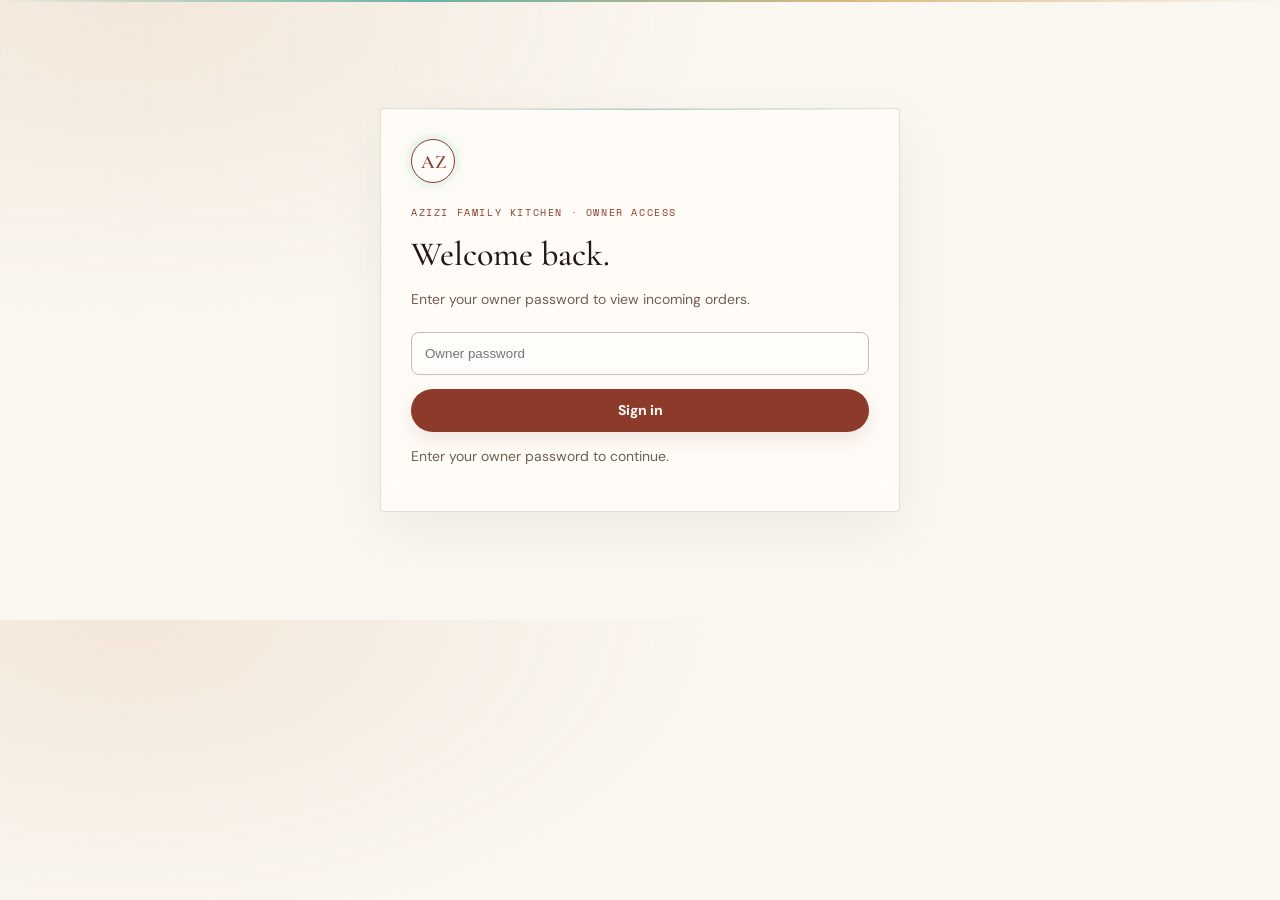
<file: owner.html>
<!doctype html>
<html lang="en">
<head>
<meta charset="utf-8"><meta name="viewport" content="width=device-width,initial-scale=1">
<meta name="theme-color" content="#111713"><title>Azizi Family Kitchen | Owner Orders</title>
<style>
:root{--bg:#0d120f;--panel:#151d18;--panel2:#1c2820;--line:#2b3a30;--text:#f4f0e6;--muted:#a2ad9f;--sage:#a8b68b;--gold:#d0a06c;--red:#d98173}
*{box-sizing:border-box}body{margin:0;background:radial-gradient(ellipse at 85% 0,#26372a 0,transparent 36%),var(--bg);color:var(--text);font:14px/1.5 Inter,system-ui,sans-serif}
button,select{font:inherit}.shell{max-width:1450px;margin:auto;padding:28px}.hidden{display:none!important}
.mark{width:44px;height:44px;border:1px solid var(--gold);color:var(--gold);border-radius:50%;display:grid;place-items:center;font:700 18px Georgia}
.eyebrow{font-size:10px;letter-spacing:.22em;color:var(--gold);text-transform:uppercase;font-weight:700}
.muted{color:var(--muted)}.gate{width:min(520px,calc(100% - 32px));margin:12vh auto;background:var(--panel);border:1px solid var(--line);border-radius:18px;padding:30px;box-shadow:0 30px 90px #0008}.gate h1{font:500 34px Georgia;margin:14px 0}.gate p{color:var(--muted)}
.btn{border:0;border-radius:8px;padding:11px 16px;background:var(--sage);color:#142015;font-weight:800;cursor:pointer}.btn.alt{background:var(--panel2);border:1px solid var(--line);color:var(--text)}
.top{display:flex;align-items:center;justify-content:space-between;gap:18px;margin-bottom:34px}.brand{display:flex;align-items:center;gap:13px}.brand h2{font:500 21px Georgia;margin:3px 0}
.welcome{display:flex;justify-content:space-between;align-items:end;gap:20px;margin-bottom:22px}.welcome h1{font:500 clamp(30px,4vw,45px) Georgia;margin:7px 0}
.stats{display:grid;grid-template-columns:repeat(4,1fr);gap:13px;margin-bottom:18px}.stat,.panel{background:linear-gradient(145deg,#19231c,#121914);border:1px solid var(--line);border-radius:14px}.stat{padding:18px}.stat small{color:var(--muted);font-size:10px;letter-spacing:.13em;text-transform:uppercase}.stat strong{display:block;font-size:27px;margin:8px 0 2px}.stat em{font-style:normal;color:var(--sage);font-size:11px}
.layout{display:grid;grid-template-columns:minmax(0,1.7fr) minmax(260px,.7fr);gap:15px}.panel{padding:18px}.panelhead{display:flex;align-items:center;justify-content:space-between;gap:12px;margin-bottom:14px}.panelhead h3{font:500 23px Georgia;margin:0}
.orders{display:grid;gap:10px}.order{background:#101712;border:1px solid var(--line);border-radius:10px;padding:15px}.orderhead{display:flex;justify-content:space-between;align-items:center;gap:12px}.orderid{color:var(--gold);font-size:10px;letter-spacing:.14em}.order p{color:var(--muted);font-size:12px;margin:7px 0}.items{font-size:13px;line-height:1.8;margin:10px 0;overflow-wrap:anywhere}.orderfoot{display:flex;justify-content:space-between;align-items:center;gap:10px;flex-wrap:wrap}.status{border:1px solid #607451;color:#d0e0b6;border-radius:30px;padding:5px 9px;font-size:10px;text-transform:uppercase}.status.new{border-color:#b48a4e;color:#f0d09c}.status.cancelled{border-color:#a65c54;color:#ffb6ab}.select{background:#0c110e;color:var(--text);border:1px solid var(--line);padding:8px;border-radius:7px}.empty{padding:32px;text-align:center;border:1px dashed var(--line);border-radius:10px;color:var(--muted)}.pulse{display:grid;gap:13px}.pulse div{display:flex;justify-content:space-between;gap:10px;border-bottom:1px solid var(--line);padding-bottom:11px;font-size:12px}.pulse strong{color:var(--sage)}.note{font-size:11px;color:var(--muted);line-height:1.6;margin-top:17px}.error{color:#ffb4a8}
@media(max-width:900px){.layout{grid-template-columns:1fr}.stats{grid-template-columns:repeat(2,1fr)}}@media(max-width:540px){.shell{padding:16px}.welcome{display:block}.welcome .btn{margin-top:14px}.stats{gap:8px}.stat{padding:12px}.stat strong{font-size:21px}.top{align-items:flex-start}}

/* Shared visual language with the customer ordering site */
:root{--bg:#0b120f;--panel:#131e18;--panel2:#1c2b20;--line:#a8bd8d35;--text:#edf3e9;--muted:#a0ad9e;--sage:#a8bd8d;--gold:#d7aa72;--red:#e18d7d}
body{background:radial-gradient(ellipse at 15% 0%,#263b2d 0,transparent 35%),radial-gradient(ellipse at 88% 18%,#30271b 0,transparent 28%),var(--bg)}
body:before{content:"";position:fixed;inset:0;pointer-events:none;z-index:-1;opacity:.16;background-image:linear-gradient(#a8bd8d12 1px,transparent 1px),linear-gradient(90deg,#a8bd8d12 1px,transparent 1px);background-size:42px 42px;mask-image:linear-gradient(to bottom,#000,transparent 88%)}
body:after{content:"";position:fixed;top:0;left:0;right:0;height:1px;z-index:5;background:linear-gradient(90deg,transparent,var(--sage),var(--gold),transparent);opacity:.65;animation:signal 6s ease-in-out infinite}
.gate,.stat,.panel{background:linear-gradient(145deg,#18251d,#101812);border-color:var(--line);box-shadow:0 18px 55px #0004}
.gate{position:relative;overflow:hidden}.gate:before,.panel:before{content:"";position:absolute;top:0;left:0;right:0;height:1px;background:linear-gradient(90deg,transparent,#a8bd8d88,transparent)}
.mark{border-color:var(--sage);color:var(--sage);box-shadow:0 0 20px #a8bd8d20}
.eyebrow{color:var(--gold)}.gate h1,.welcome h1,.panelhead h3{color:#f2f4eb}
.btn{background:linear-gradient(135deg,#a8bd8d,#71875e);color:#10180f;box-shadow:0 7px 22px #71875e26;transition:transform .2s,box-shadow .2s}
.btn:hover{transform:translateY(-2px);box-shadow:0 10px 28px #a8bd8d35}
.btn.alt{background:#ffffff08;border-color:var(--line);color:var(--text);box-shadow:none}
.stat{transition:transform .25s,border-color .25s,box-shadow .25s;animation:panel-rise .55s both}
.stat:nth-child(2){animation-delay:.07s}.stat:nth-child(3){animation-delay:.14s}.stat:nth-child(4){animation-delay:.21s}
.stat:hover{transform:translateY(-4px);border-color:#a8bd8d88;box-shadow:0 18px 45px #0005,0 0 24px #a8bd8d12}
.stat small{color:var(--muted)}.stat em,.pulse strong{color:var(--sage)}
.panel{position:relative;overflow:hidden}.order{background:linear-gradient(145deg,#111b15,#0d1510);border-color:var(--line);transition:border-color .2s,transform .2s;animation:panel-rise .4s both}
.order:hover{border-color:#a8bd8d88;transform:translateY(-2px)}
.orderid{color:var(--gold)}.status{border-color:#71875e;color:#d5e6c1}.status.new{border-color:#b48a4e;color:#f0d09c}.status.cancelled{border-color:#a65c54;color:#ffb6ab}
.select{background:#0b130e;border-color:var(--line);color:var(--text)}.empty{border-color:var(--line)}
#loginPassword,#newPassword{outline:none;transition:border-color .2s,box-shadow .2s}#loginPassword:focus,#newPassword:focus{border-color:var(--sage)!important;box-shadow:0 0 0 3px #a8bd8d20}
.top{border-bottom:1px solid var(--line);padding-bottom:18px}.welcome{position:relative}
@keyframes panel-rise{from{opacity:0;transform:translateY(12px)}to{opacity:1;transform:translateY(0)}}
@keyframes signal{0%,100%{opacity:.25}50%{opacity:.85}}
@media(prefers-reduced-motion:reduce){.stat,.order,body:after{animation:none!important;transition:none!important}}


/* WHITE HUD UPGRADE — matching the public site */
:root{--bg:#f3f8f6;--panel:#ffffff;--panel2:#eaf4f1;--line:#b9d4cc;--text:#183a36;--muted:#607975;--sage:#187f75;--gold:#ad7837;--red:#b84c45}
body{position:relative;isolation:isolate;background:radial-gradient(ellipse at 10% 0,#d9f1e9 0,transparent 38%),radial-gradient(ellipse at 92% 10%,#f7ead5 0,transparent 28%),linear-gradient(135deg,#f8fbfa,#edf5f2 60%,#f9f7f1);color:var(--text)}
body:before{opacity:.38;background-image:linear-gradient(#338e8114 1px,transparent 1px),linear-gradient(90deg,#338e8114 1px,transparent 1px);background-size:34px 34px;mask-image:linear-gradient(to bottom,#000,transparent 90%)}
body:after{height:2px;background:linear-gradient(90deg,transparent,#3a9d90,#d2a45d,transparent);opacity:.75;animation:signal 6s ease-in-out infinite}
.shell{position:relative}
.mark{border-color:#188176;color:#188176;background:#ffffffb8;box-shadow:0 0 0 5px #16877c0b,0 0 24px #16877c1c}
.eyebrow{color:#a57436}.muted,.gate p,.note,.order p{color:#647b76}
.gate,.stat,.panel{background:linear-gradient(145deg,#ffffff,#f3faf7);border:1px solid #c2dcd4;box-shadow:0 18px 55px #285e5014}
.gate{backdrop-filter:blur(16px);overflow:hidden}
.gate:before,.panel:before{background:linear-gradient(90deg,transparent,#29988a70,transparent)}
.gate h1,.welcome h1,.panelhead h3{color:#173b36}
.btn{background:linear-gradient(135deg,#218e83,#12675f);color:#fff;box-shadow:0 8px 22px #167d7226;transition:transform .22s,box-shadow .22s}
.btn:hover{transform:translateY(-3px);box-shadow:0 13px 28px #167d7238}
.btn.alt{background:#fff;border:1px solid #bfd8d1;color:#315e58;box-shadow:none}
.top{border-color:#bfd8d1}
.stat{background:linear-gradient(150deg,#fff,#f2f9f6);border-color:#c4ddd6;box-shadow:0 12px 30px #275d5010}
.stat small{color:#607975}.stat strong{color:#173b36}.stat em,.pulse strong{color:#187f75}
.stat:hover{border-color:#58aa9d;box-shadow:0 18px 42px #275d5020,0 0 24px #16877c12}
.panel{position:relative;overflow:hidden;background:linear-gradient(150deg,#fff,#f6fbf9);border-color:#c4ddd6}
.order{background:linear-gradient(145deg,#fff,#f4faf7);border-color:#c6ddd6;box-shadow:0 7px 20px #285e500c}
.order:hover{border-color:#62afa3;box-shadow:0 12px 28px #285e501a}
.orderid{color:#a57436}.order strong{color:#183a36}
.status{border-color:#6aa99d;color:#176c62;background:#e8f5f1}
.status.new{border-color:#c99a55;color:#8a5c20;background:#fff6e7}
.status.cancelled{border-color:#c97870;color:#a13e38;background:#fff0ee}
.select{background:#fff;color:#234c46;border:1px solid #bfd8d1}
.empty{border-color:#b9d4cc;color:#637b76;background:#ffffff9c}
#loginPassword,#newPassword{background:#fff!important;color:#173b36!important;border-color:#bfd8d1!important;outline:none;transition:border-color .2s,box-shadow .2s}
#loginPassword:focus,#newPassword:focus{border-color:#218e83!important;box-shadow:0 0 0 3px #218e831c}
#gateMessage.error,.error{color:#b3443d}
.pulse div{border-color:#d5e6e0}
.order,.stat{animation:panel-rise .6s both}
.order:nth-child(2){animation-delay:.05s}.order:nth-child(3){animation-delay:.1s}.order:nth-child(4){animation-delay:.15s}
.order .orderfoot .select{transition:border-color .2s,box-shadow .2s}
.order .orderfoot .select:focus{outline:none;border-color:#218e83;box-shadow:0 0 0 3px #218e831a}
@keyframes panel-rise{from{opacity:0;transform:translateY(16px)}to{opacity:1;transform:translateY(0)}}
@keyframes signal{0%,100%{opacity:.25}50%{opacity:.85}}
@media(prefers-reduced-motion:reduce){.stat,.order,body:after{animation:none!important;transition:none!important}}


:root{--bg:#faf6f0;--panel:#fffdf9;--panel2:#f3ece1;--line:#23181520;--text:#231815;--muted:#725d54;--sage:#8c3b2b;--gold:#b8864b;--red:#a63d31}
body{background:radial-gradient(ellipse at 10% 0,#f2e7d9 0,transparent 36%),#faf6f0;color:#231815;font-family:"DM Sans",sans-serif}
body:before{content:"";position:fixed;inset:0;pointer-events:none;z-index:-1;opacity:.12;background-image:linear-gradient(#2318150c 1px,transparent 1px),linear-gradient(90deg,#2318150c 1px,transparent 1px);background-size:36px 36px}
.mark{border-color:#8c3b2b;color:#8c3b2b;background:#fffdf9;font:600 19px "Cormorant Garamond",serif}
.eyebrow{font:10px "Space Mono",monospace;color:#8c3b2b;letter-spacing:.16em}.muted,.gate p,.note,.order p{color:#725d54}
.gate,.stat,.panel{background:rgba(255,253,249,.88);backdrop-filter:blur(14px);border:1px solid #23181520;border-radius:4px;box-shadow:0 18px 55px #2318150d}
.gate h1,.welcome h1,.panelhead h3{color:#231815;font-family:"Cormorant Garamond",Georgia,serif}
.btn{background:#8c3b2b;color:#fffaf4;border-radius:999px;box-shadow:0 8px 20px #8c3b2b20;transition:transform .22s,box-shadow .22s}.btn:hover{transform:translateY(-2px);box-shadow:0 12px 25px #8c3b2b30}.btn.alt{background:#fffdf9;border:1px solid #23181524;color:#4a352f;box-shadow:none}
.top{border-color:#23181520}.brand h2{font:600 26px "Cormorant Garamond",serif;color:#231815}
.stat{background:linear-gradient(145deg,#fffdf9,#f7f0e7);border-color:#23181518;box-shadow:0 10px 30px #23181508}.stat small{color:#806b61;font:9px "Space Mono",monospace;letter-spacing:.1em}.stat strong{color:#231815;font-family:"Cormorant Garamond",serif;font-size:34px}.stat em,.pulse strong{color:#8c3b2b}.stat:hover{border-color:#b8864b88;box-shadow:0 16px 38px #23181513}
.panel{background:rgba(255,253,249,.9);border-color:#2318151c}.panelhead h3{font-size:28px}
.order{background:#fffdf9;border:1px solid #23181518;border-radius:4px;box-shadow:0 8px 20px #23181508;transition:transform .25s,border-color .25s,box-shadow .25s}.order:hover{border-color:#b8864b88;box-shadow:0 14px 28px #23181512;transform:translateY(-2px)}
.orderid{color:#b8864b}.order strong{color:#231815}.status{border-color:#8c9a72;color:#49643b;background:#f1f4e9}.status.new{border-color:#b8864b;color:#8c5d26;background:#fbf0df}.status.cancelled{border-color:#b86a5d;color:#9c4137;background:#fae9e5}
.select{background:#fffdf9;color:#4a352f;border:1px solid #23181525}.empty{border-color:#c9bcb0;color:#806b61;background:#fffdf9}
#loginPassword,#newPassword{background:#fffdf9!important;color:#231815!important;border-color:#cbbdb2!important}#loginPassword:focus,#newPassword:focus{border-color:#8c3b2b!important;box-shadow:0 0 0 3px #8c3b2b18}
.pulse div{border-color:#23181517}
@media(prefers-reduced-motion:reduce){.stat,.order,body:after{animation:none!important;transition:none!important}}

</style><link rel="preconnect" href="https://fonts.googleapis.com"><link rel="preconnect" href="https://fonts.gstatic.com" crossorigin><link href="https://fonts.googleapis.com/css2?family=DM+Sans:wght@400;500;600;700&family=Cormorant+Garamond:wght@500;600;700&family=Space+Mono:wght@400;700&display=swap" rel="stylesheet">
</head>
<body>
<div id="gate" class="gate">
<div class="mark">AZ</div><div class="eyebrow" style="margin-top:22px">Azizi Family Kitchen · Owner access</div>
<section id="loginPanel"><h1>Welcome back.</h1><p>Enter your owner password to view incoming orders.</p>
<form id="loginForm"><input id="loginPassword" type="password" autocomplete="current-password" required placeholder="Owner password" style="width:100%;padding:13px;border-radius:8px;border:1px solid var(--line);background:#0c110e;color:var(--text);margin:8px 0 14px"><button class="btn" type="submit" style="width:100%">Sign in</button></form></section>
<section id="setupPanel" class="hidden"><h1>Create owner password.</h1><p>Set the password for your private order dashboard.</p>
<form id="setupForm"><input id="newPassword" type="password" autocomplete="new-password" minlength="12" required placeholder="Create password (12+ characters)" style="width:100%;padding:13px;border-radius:8px;border:1px solid var(--line);background:#0c110e;color:var(--text);margin:8px 0 14px"><button class="btn" type="submit" style="width:100%">Save password</button></form></section>
<p id="gateMessage" aria-live="polite"></p></div>
<div id="app" class="shell hidden">
<header class="top"><div class="brand"><div class="mark">AF</div><div><div class="eyebrow">Azizi Family Kitchen</div><h2>Owner orders</h2></div></div><button class="btn alt" id="lock">Lock dashboard</button></header>
<section class="welcome"><div><div class="eyebrow">Live operations</div><h1>Order overview</h1><div class="muted" id="today"></div></div><button class="btn" id="refresh">Refresh orders ↻</button></section>
<section class="stats"><div class="stat"><small>Today's order total</small><strong id="sales">$0.00</strong><em>Submitted orders</em></div><div class="stat"><small>Orders today</small><strong id="todayCount">0</strong><em>All statuses</em></div><div class="stat"><small>Needs attention</small><strong id="pending">0</strong><em>New or accepted</em></div><div class="stat"><small>All orders loaded</small><strong id="allCount">0</strong><em>Latest 100</em></div></section>
<section class="layout"><div class="panel"><div class="panelhead"><h3>Incoming orders</h3><span class="eyebrow" id="updated">Connecting</span></div><div class="orders" id="orders"><div class="empty">Loading orders…</div></div></div>
<aside class="panel"><div class="panelhead"><h3>Kitchen pulse</h3></div><div class="pulse" id="pulse"><div><span>Database</span><strong>Connecting</strong></div></div><p class="note">This dashboard does not collect card payments. Confirm availability, final tax and delivery details with the customer before preparing an order. Your dashboard is protected by your owner password. Sign out when you are finished.</p></aside></section>
</div>
<script>
const API="https://lsnsyvnguqopbvanwkec.supabase.co/functions/v1/owner-orders";
const KEY="sb_publishable_0eLg8GoCVu3Ebg3TvHQ1HQ_89dsr6ho";
const $=s=>document.querySelector(s);let access=sessionStorage.getItem("afk_owner_session")||"",refreshTimer=null;
const money=n=>new Intl.NumberFormat("en-US",{style:"currency",currency:"USD"}).format(Number(n||0));
const esc=s=>String(s??"").replace(/[&<>"']/g,c=>({"&":"&amp;","<":"&lt;",">":"&gt;",'"':"&quot;","'":"&#39;"}[c]));
const when=d=>new Date(d).toLocaleString([],{month:"short",day:"numeric",hour:"numeric",minute:"2-digit"});
async function post(body){const r=await fetch(API,{method:"POST",headers:{"apikey":KEY,"Content-Type":"application/json"},body:JSON.stringify(body)});let j={};try{j=await r.json()}catch{}if(!r.ok)throw new Error(j.error||"Could not connect to the sign-in service.");return j}
async function request(method="GET",body){const r=await fetch(API,{method,headers:{"apikey":KEY,"Authorization":"Bearer "+access,"Content-Type":"application/json"},body:body?JSON.stringify(body):undefined});let j={};try{j=await r.json()}catch{}if(!r.ok)throw new Error(j.error||"Could not connect to the order service.");return j}
function message(s,bad=false){$("#gateMessage").textContent=s;$("#gateMessage").className=bad?"error":""}
function showLogin(){ $("#loginPanel").classList.remove("hidden");$("#setupPanel").classList.add("hidden"); }
function showSetup(){ $("#loginPanel").classList.add("hidden");$("#setupPanel").classList.remove("hidden"); }
function showDashboard(){ $("#gate").classList.add("hidden");$("#app").classList.remove("hidden");$("#today").textContent=new Date().toLocaleDateString([],{weekday:"long",month:"long",day:"numeric"}); }
function draw(rows){const today=new Date().toLocaleDateString("en-CA"),todays=rows.filter(o=>new Date(o.created_at).toLocaleDateString("en-CA")===today);$("#sales").textContent=money(todays.reduce((s,o)=>s+Number(o.total||0),0));$("#todayCount").textContent=todays.length;$("#pending").textContent=rows.filter(o=>["new","accepted","preparing"].includes(o.status)).length;$("#allCount").textContent=rows.length;$("#updated").textContent="Updated "+new Date().toLocaleTimeString([],{hour:"numeric",minute:"2-digit"});$("#pulse").innerHTML='<div><span>Database</span><strong>Connected</strong></div><div><span>Latest order</span><strong>'+(rows[0]?when(rows[0].created_at):"No orders yet")+'</strong></div><div><span>Auto refresh</span><strong>20 seconds</strong></div><div><span>Orders loaded</span><strong>'+rows.length+'</strong></div>';
$("#orders").innerHTML=rows.length?rows.map(o=>'<article class="order"><div class="orderhead"><div><div class="orderid">ORDER '+esc(String(o.id).slice(0,8).toUpperCase())+'</div><strong>'+esc(o.customer_name)+'</strong></div><span class="status '+esc(o.status)+'">'+esc(o.status)+'</span></div><p>'+when(o.created_at)+' · '+esc(o.fulfillment_type)+' · '+esc(o.customer_phone)+(o.customer_email?' · '+esc(o.customer_email):'')+'</p>'+(o.delivery_address?'<p>Delivery: '+esc(o.delivery_address)+'</p>':'')+'<div class="items">'+(o.items||[]).map(i=>esc(i.quantity)+' × '+esc(i.name)+' — '+money(Number(i.quantity)*Number(i.unit_price))).join("<br>")+(o.customer_notes?'<br><em>Note: '+esc(o.customer_notes)+'</em>':'')+'</div><div class="orderfoot"><strong>'+money(o.total)+'</strong><select class="select" data-id="'+esc(o.id)+'"><option value="new" '+(o.status==="new"?"selected":"")+'>New</option><option value="accepted" '+(o.status==="accepted"?"selected":"")+'>Accepted</option><option value="preparing" '+(o.status==="preparing"?"selected":"")+'>Preparing</option><option value="ready" '+(o.status==="ready"?"selected":"")+'>Ready</option><option value="completed" '+(o.status==="completed"?"selected":"")+'>Completed</option><option value="cancelled" '+(o.status==="cancelled"?"selected":"")+'>Cancelled</option></select></div></article>').join(""):'<div class="empty">No orders yet. Customer orders will appear here.</div>';
document.querySelectorAll("[data-id]").forEach(el=>el.onchange=async()=>{el.disabled=true;try{await request("PATCH",{id:el.dataset.id,status:el.value});await load()}catch(e){alert(e.message);el.disabled=false}})}
async function load(){try{const result=await request();draw(result.orders||[])}catch(e){$("#updated").textContent="Connection error";$("#orders").innerHTML='<div class="empty error">'+esc(e.message)+'</div>';if(/sign in again/i.test(e.message))logout(false)}}
function logout(show=true){if(refreshTimer)clearInterval(refreshTimer);refreshTimer=null;sessionStorage.removeItem("afk_owner_session");access="";$("#app").classList.add("hidden");$("#gate").classList.remove("hidden");showLogin();if(show)message("You are signed out.");}
async function start(){const hash=location.hash;const setupMatch=hash.match(/^#setup=([a-f0-9]{64})$/i);if(setupMatch){window.ownerSetupToken=setupMatch[1];history.replaceState(null,"",location.pathname+location.search);showSetup();message("Create your owner password below.");return}
if(!access){showLogin();message("Enter your owner password to continue.");return}
try{await request();showDashboard();await load();refreshTimer=setInterval(load,20000)}catch{logout(false);message("Please sign in with your owner password.",true)}}
$("#loginForm").addEventListener("submit",async e=>{e.preventDefault();const btn=e.submitter;btn.disabled=true;message("Signing in…");try{const result=await post({action:"login",password:$("#loginPassword").value});access=result.session;sessionStorage.setItem("afk_owner_session",access);$("#loginPassword").value="";await start()}catch(err){message(err.message,true)}finally{btn.disabled=false}});
$("#setupForm").addEventListener("submit",async e=>{e.preventDefault();const btn=e.submitter;btn.disabled=true;message("Saving your password securely…");try{if(!window.ownerSetupToken)throw new Error("This setup link is missing or expired.");await post({action:"setup",password:$("#newPassword").value,setup_token:window.ownerSetupToken});$("#newPassword").value="";window.ownerSetupToken="";showLogin();message("Password saved. Sign in with your new password.");}catch(err){message(err.message,true)}finally{btn.disabled=false}});
$("#refresh").onclick=load;$("#lock").onclick=()=>logout(true);start();
</script></body></html>
</file>
